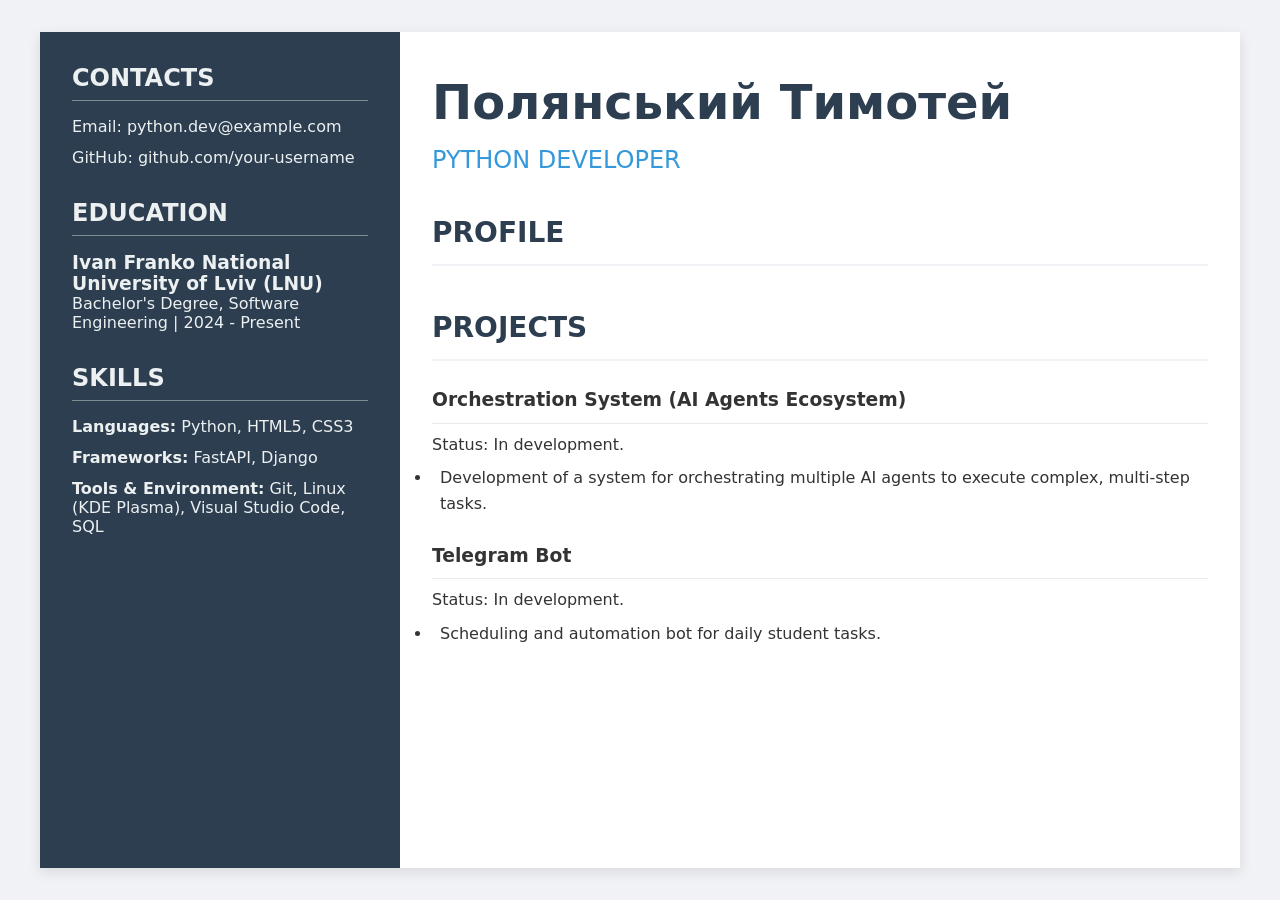
<file: Web_2/index.html>
<!DOCTYPE html>
<html lang="uk">
<head>
    <meta charset="UTF-8">
    <meta name="viewport" content="width=device-width, initial-scale=1.0">
    <title>Resume - Полянський Тимотей</title>
    <link rel="stylesheet" href="style.css">
</head>
<body>

    <div class="resume-container">
        <aside class="sidebar">
            <section>
                <h2>CONTACTS</h2>
                <ul>
                    <li>Email: <a href="mailto:python.dev@example.com">python.dev@example.com</a></li>
                    <li>GitHub: <a href="https://github.com/your-username" target="_blank">github.com/your-username</a></li>
                </ul>
            </section>

            <section>
                <h2>EDUCATION</h2>
                <ul>
                    <li>
                        <h3>Ivan Franko National University of Lviv (LNU)</h3>
                        <p>Bachelor's Degree, Software Engineering | 2024 - Present</p>
                    </li>
                </ul>
            </section>

            <section>
                <h2>SKILLS</h2>
                <ul>
                    <li><strong>Languages:</strong> Python, HTML5, CSS3</li>
                    <li><strong>Frameworks:</strong> FastAPI, Django</li>
                    <li><strong>Tools & Environment:</strong> Git, Linux (KDE Plasma), Visual Studio Code, SQL</li>
                </ul>
            </section>
        </aside>

        <main class="main-content">
            <header>
                <h1>Полянський Тимотей</h1>
                <h2>PYTHON DEVELOPER</h2>
            </header>
            
            <section>
                <h2>PROFILE</h2>
                <p></p>
            </section>
            
            <section>
                <h2>PROJECTS</h2>
                <ul>
                    <li>
                        <h3>Orchestration System (AI Agents Ecosystem)</h3>
                        <p>Status: In development.</p>
                        <ul>
                            <li>Development of a system for orchestrating multiple AI agents to execute complex, multi-step tasks.</li>
                        </ul>
                    </li>
                    <li>
                        <h3>Telegram Bot</h3>
                        <p>Status: In development.</p>
                        <ul>
                            <li>Scheduling and automation bot for daily student tasks.</li>
                        </ul>
                    </li>
                </ul>
            </section>
        </main>
    </div>

</body>
</html>
</file>
<file: Web_2/style.css>
body {
    font-family: system-ui, -apple-system, BlinkMacSystemFont, 'Segoe UI', Roboto, Oxygen, Ubuntu, Cantarell, 'Open Sans', 'Helvetica Neue', sans-serif;
    margin: 0;
    padding: 0;
    background-color: #f0f2f5;
}

h1, h2, h3, h4, h5, h6, p, ul {
    margin: 0;
    padding: 0;
}

ul {
    list-style: none;
}

.resume-container {
    display: grid;
    grid-template-columns: 30% 1fr;
    max-width: 1200px;
    margin: 2rem auto;
    box-shadow: 0 4px 12px rgba(0, 0, 0, 0.1);
    min-height: calc(100vh - 4rem);
}


.sidebar {
    background-color: #2c3e50;
    color: #ecf0f1;
    padding: 2rem;
}

.sidebar section {
    margin-bottom: 2rem;
}

.sidebar section:last-child {
    margin-bottom: 0;
}

.sidebar h2 {
    border-bottom: 1px solid #7f8c8d;
    padding-bottom: 0.5rem;
    margin-bottom: 1rem;
}

.sidebar ul li {
    margin-bottom: 0.75rem;
}

.sidebar a {
    color: #ecf0f1;
    text-decoration: none;
}

.sidebar a:hover {
    text-decoration: underline;
}

.main-content {
    background-color: #ffffff;
    color: #333;
    padding: 2rem;
    line-height: 1.6;
}

.main-content header {
    margin-bottom: 2rem;
}

.main-content section {
    margin-bottom: 2.5rem;
}

.main-content header h1 {
    font-size: 3rem;
    color: #2c3e50;
}

.main-content header h2 {
    font-size: 1.5rem;
    font-weight: normal;
    color: #3498db;
}

.main-content section h2 {
    font-size: 1.75rem;
    color: #2c3e50;
    border-bottom: 2px solid #f0f2f5;
    padding-bottom: 0.5rem;
    margin-bottom: 1.5rem;
}

.main-content ul li {
    margin-bottom: 1.5rem;
}

.main-content ul li h3 {
    margin-bottom: 0.5rem;
    padding-bottom: 0.5rem;
    border-bottom: 1px solid #eaeaea; 
}

.main-content ul li p {
    margin-bottom: 0.5rem;
}

.main-content section ul ul {
    list-style-type: disc;
    margin-top: 0.5rem;
}

.main-content section ul ul li {
    padding-left: 0.5rem;
    margin-bottom: 0.5rem;
}
</file>
